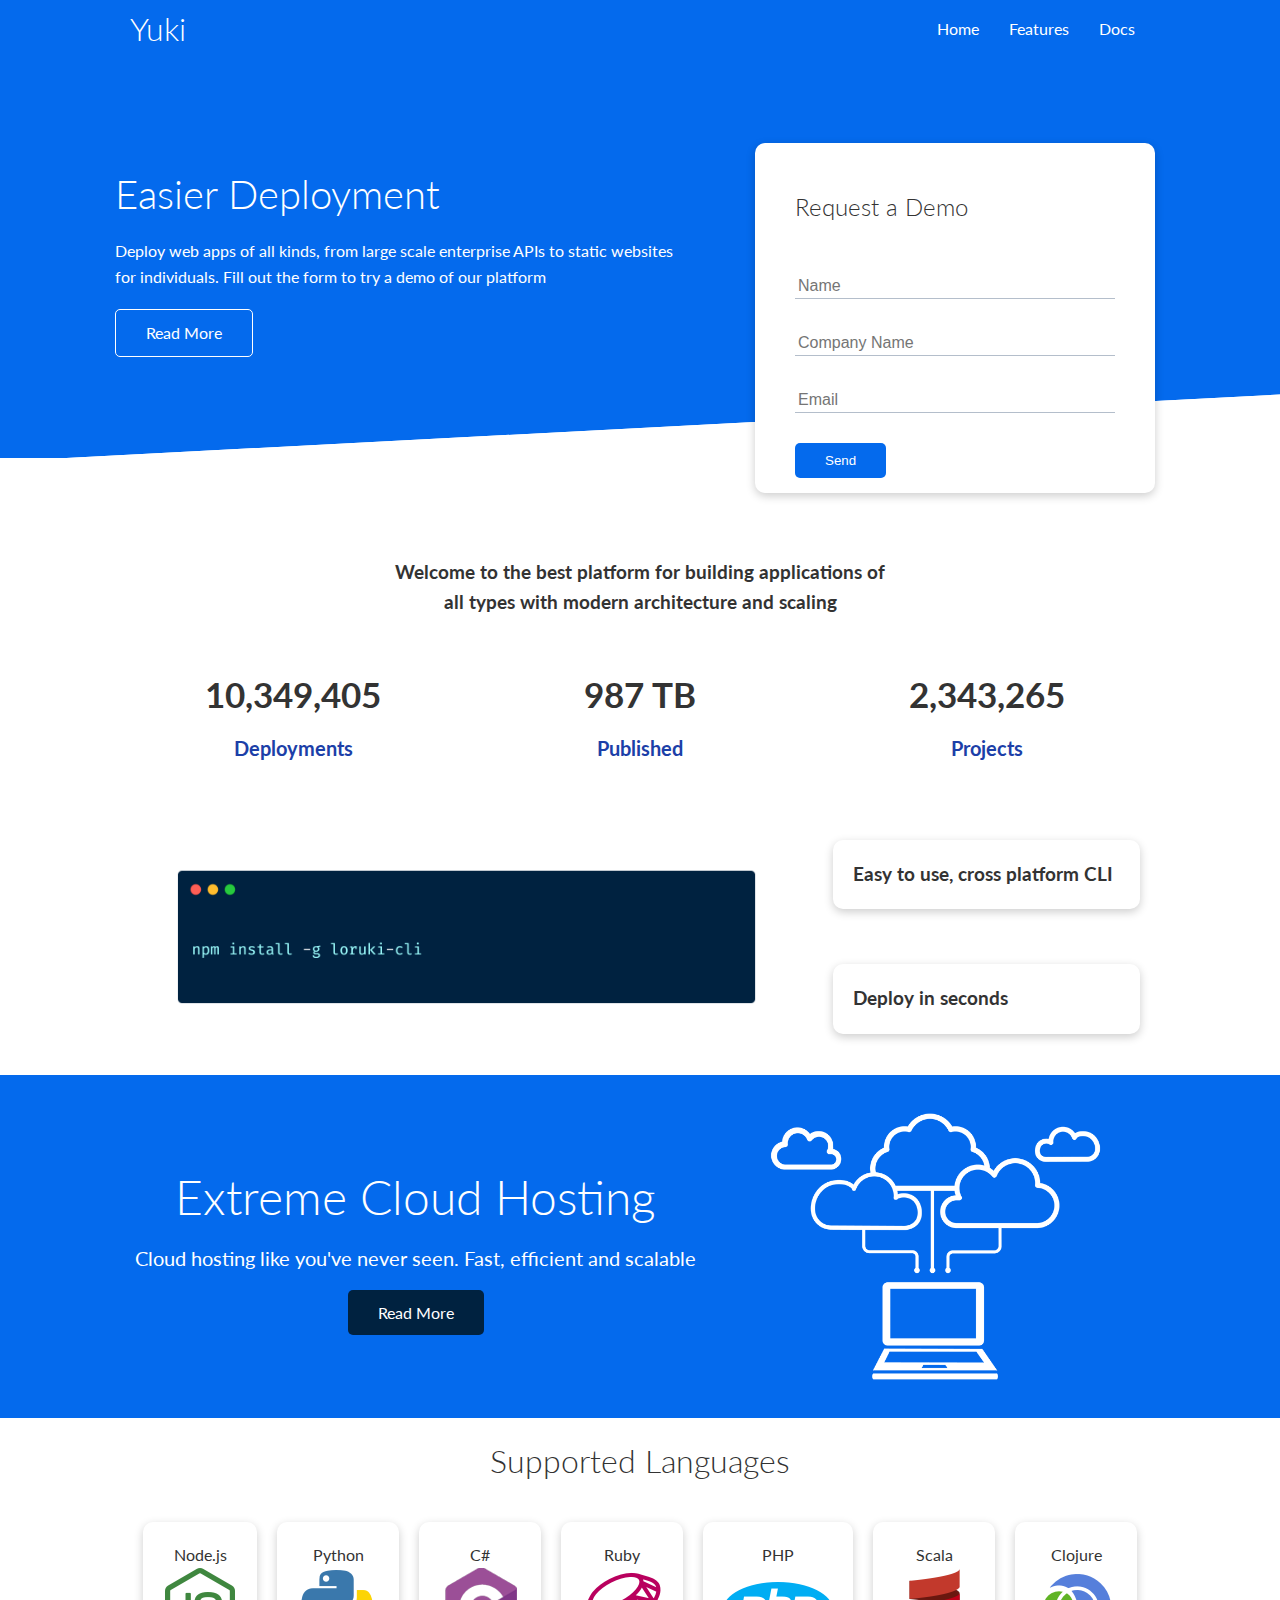
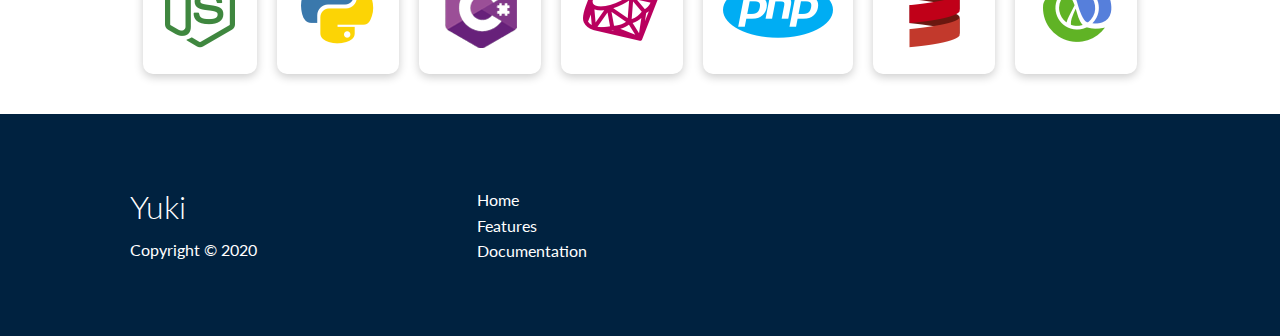
<file: index.html>
<!DOCTYPE html>
<html lang="en">
  <head>
    <meta charset="UTF-8" />
    <meta name="viewport" content="width=device-width, initial-scale=1.0" />
    <link
      rel="stylesheet"
      href="https://cdnjs.cloudflare.com/ajax/libs/font-awesome/6.5.1/css/all.min.css"
      integrity="sha512-DTOQO9RWCH3ppGqcWaEA1BIZOC6xxalwEsw9c2QQeAIftl+Vegovlnee1c9QX4TctnWMn13TZye+giMm8e2LwA=="
      crossorigin="anonymous"
      referrerpolicy="no-referrer"
    />
    <link rel="stylesheet" href="css/utilities.css" />
    <link rel="stylesheet" href="css/style.css" />
    <title>Yuki | Cloud Hosting For Everyone</title>
  </head>
  <body>
    <!-- Navbar -->
    <div class="navbar">
      <div class="container flex">
        <h1 class="logo">Yuki</h1>
        <nav>
          <ul>
            <li><a href="index.html">Home</a></li>
            <li><a href="features.html">Features</a></li>
            <li><a href="docs.html">Docs</a></li>
          </ul>
        </nav>
      </div>
    </div>

    <!-- Showcase -->
    <section class="showcase">
      <div class="container grid">
        <div class="showcase-text">
          <h1>Easier Deployment</h1>
          <p>
            Deploy web apps of all kinds, from large scale enterprise APIs to
            static websites for individuals. Fill out the form to try a demo of
            our platform
          </p>
          <a href="features.html" class="btn btn-outline">Read More</a>
        </div>
        <div class="showcase-form card">
          <h2>Request a Demo</h2>
          <form
            name="contact"
            method="POST"
            netlify-honeypot="bot-field"
            data-netlify="true"
          >
            <input type="hidden" name="form-name" value="contact" />
            <p class="hidden">
              <label
                >Don't fill this out if you're human: <input name="bot-field"
              /></label>
            </p>
            <div class="form-control">
              <input type="text" name="name" placeholder="Name" required />
            </div>
            <div class="form-control">
              <input
                type="text"
                name="company"
                placeholder="Company Name"
                required
              />
            </div>
            <div class="form-control">
              <input type="email" name="email" placeholder="Email" required />
            </div>
            <input type="submit" value="Send" class="btn btn-primary" />
          </form>
        </div>
      </div>
    </section>

    <!-- Stats -->
    <div class="stats">
      <div class="container">
        <h3 class="stats-heading text-center my-1">
          Welcome to the best platform for building applications of all types
          with modern architecture and scaling
        </h3>

        <div class="grid grid-3 text-center my-4">
          <div>
            <i class="fas fa-server fa-3x"></i>
            <h3>10,349,405</h3>
            <p class="text-secondary">Deployments</p>
          </div>
          <div>
            <i class="fas fa-upload fa-3x"></i>
            <h3>987 TB</h3>
            <p class="text-secondary">Published</p>
          </div>
          <div>
            <i class="fas fa-project-diagram fa-3x"></i>
            <h3>2,343,265</h3>
            <p class="text-secondary">Projects</p>
          </div>
        </div>
      </div>
    </div>

    <!-- Cli -->
    <section class="cli">
      <div class="container grid">
        <img src="images/cli.png" alt="" />
        <div class="card">
          <h3>Easy to use, cross platform CLI</h3>
        </div>
        <div class="card">
          <h3>Deploy in seconds</h3>
        </div>
      </div>
    </section>

    <!-- Cloud -->
    <section class="cloud bg-primary my-2 py-2">
      <div class="container grid">
        <div class="text-center">
          <h2 class="lg">Extreme Cloud Hosting</h2>
          <p class="lead my-1">
            Cloud hosting like you've never seen. Fast, efficient and scalable
          </p>
          <a href="features.html" class="btn btn-dark">Read More</a>
        </div>
        <img src="images/cloud.png" alt="" />
      </div>
    </section>

    <!-- Languages -->
    <section class="languages">
      <h2 class="md text-center my-2">Supported Languages</h2>
      <div class="container flex">
        <div class="card">
          <div class="h4">Node.js</div>
          <img src="images/logos/node.png" />
        </div>
        <div class="card">
          <div class="h4">Python</div>
          <img src="images/logos/python.png" />
        </div>
        <div class="card">
          <div class="h4">C#</div>
          <img src="images/logos/csharp.png" />
        </div>
        <div class="card">
          <div class="h4">Ruby</div>
          <img src="images/logos/ruby.png" />
        </div>
        <div class="card">
          <div class="h4">PHP</div>
          <img src="images/logos/php.png" />
        </div>
        <div class="card">
          <div class="h4">Scala</div>
          <img src="images/logos/scala.png" />
        </div>
        <div class="card">
          <div class="h4">Clojure</div>
          <img src="images/logos/clojure.png" />
        </div>
      </div>
    </section>

    <!-- Footer -->
    <footer class="footer bg-dark py-5">
      <div class="container grid grid-3">
        <div>
          <h1>Yuki</h1>
          <p>Copyright &copy; 2020</p>
        </div>
        <nav>
          <ul>
            <li><a href="index.html">Home</a></li>
            <li><a href="features.html">Features</a></li>
            <li><a href="docs.html">Documentation</a></li>
          </ul>
        </nav>
        <div class="social">
          <a href="#"><i class="fab fa-github fa-2x"></i></a>
          <a href="#"><i class="fab fa-facebook fa-2x"></i></a>
          <a href="#"><i class="fab fa-instagram fa-2x"></i></a>
          <a href="#"><i class="fab fa-twitter fa-2x"></i></a>
        </div>
      </div>
    </footer>
  </body>
</html>
</file>
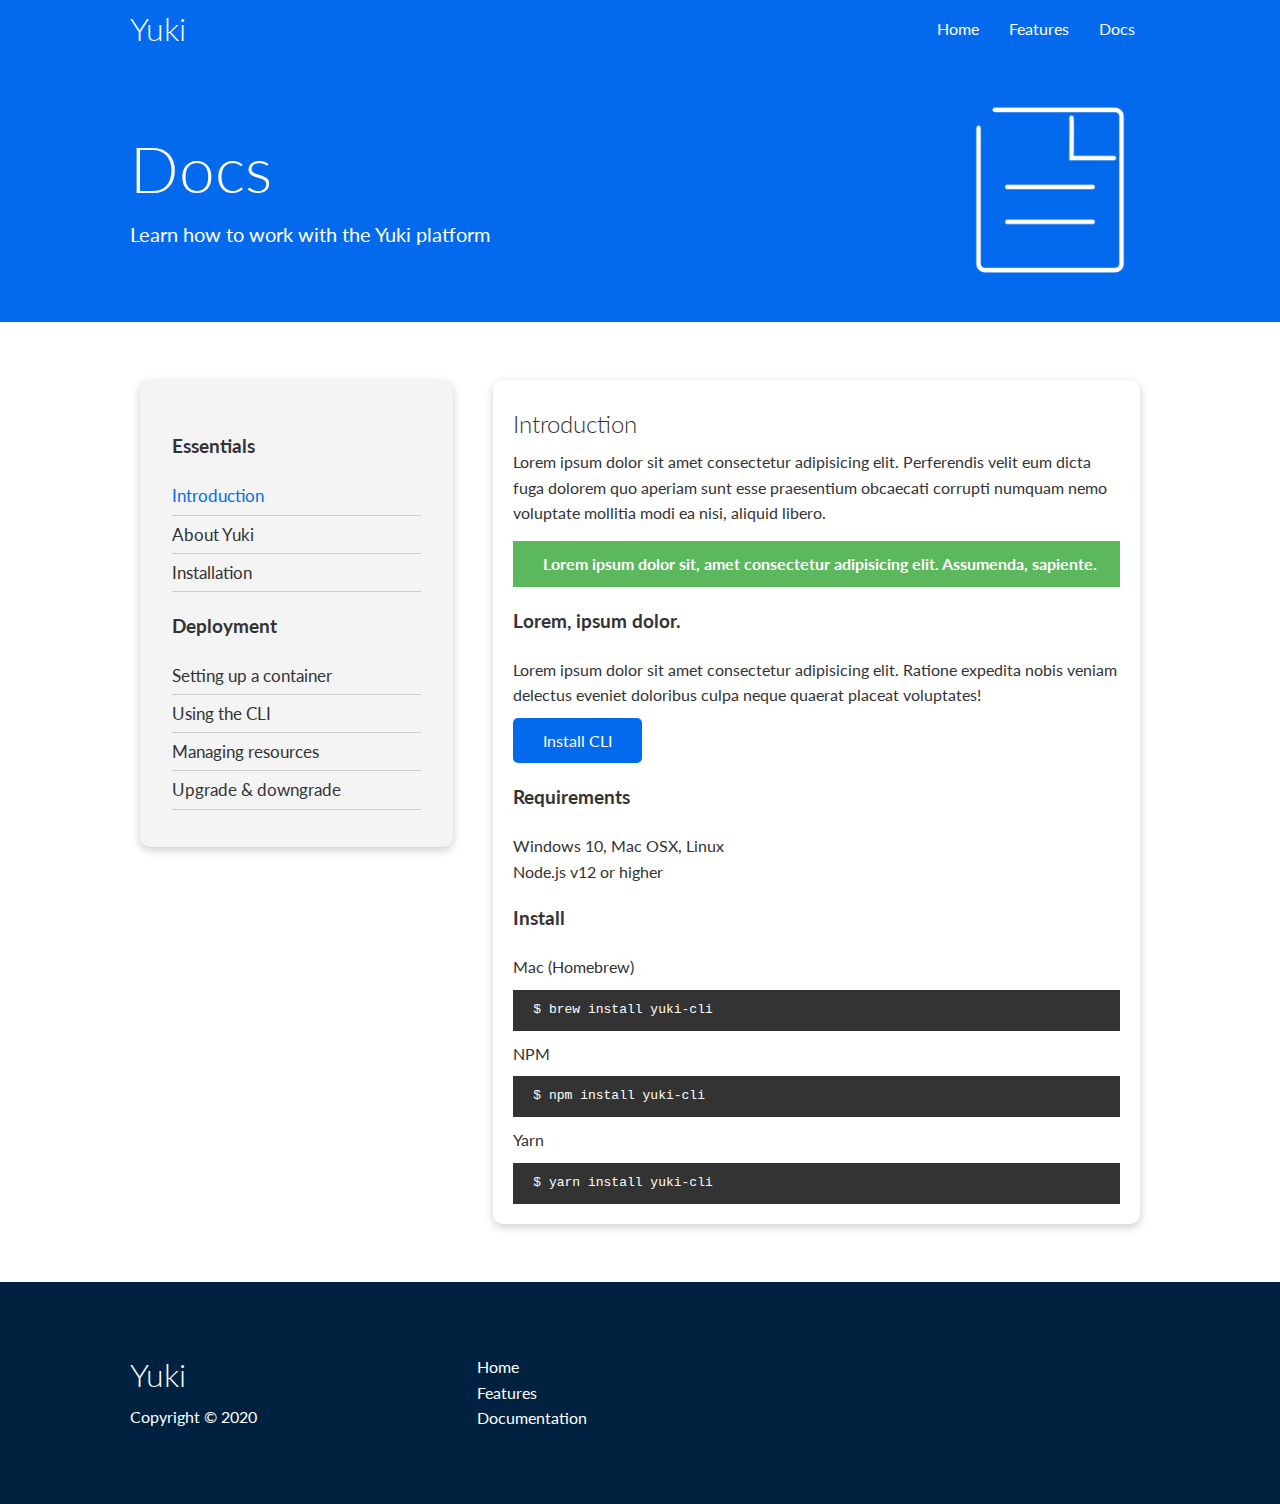
<file: docs.html>
<!DOCTYPE html>
<html lang="en">
  <head>
    <meta charset="UTF-8" />
    <meta name="viewport" content="width=device-width, initial-scale=1.0" />
    <link
      rel="stylesheet"
      href="https://cdnjs.cloudflare.com/ajax/libs/font-awesome/6.5.1/css/all.min.css"
      integrity="sha512-DTOQO9RWCH3ppGqcWaEA1BIZOC6xxalwEsw9c2QQeAIftl+Vegovlnee1c9QX4TctnWMn13TZye+giMm8e2LwA=="
      crossorigin="anonymous"
      referrerpolicy="no-referrer"
    />
    <link rel="stylesheet" href="css/utilities.css" />
    <link rel="stylesheet" href="css/style.css" />
    <title>Yuki | Cloud Hosting For Everyone</title>
  </head>
  <body>
    <!-- Navbar -->
    <div class="navbar">
      <div class="container flex">
        <h1 class="logo">Yuki</h1>
        <nav>
          <ul>
            <li><a href="index.html">Home</a></li>
            <li><a href="features.html">Features</a></li>
            <li><a href="docs.html">Docs</a></li>
          </ul>
        </nav>
      </div>
    </div>

    <!-- Head -->
    <section class="docs-head bg-primary py-3">
      <div class="container grid">
        <div>
          <h1 class="xl">Docs</h1>
          <p class="lead">Learn how to work with the Yuki platform</p>
        </div>
        <img src="images/docs.png" alt="" />
      </div>
    </section>

    <!-- Main -->
    <section class="docs-main my-4">
      <div class="container grid">
        <div class="card bg-light p-3">
          <h3 class="my-2">Essentials</h3>
          <nav>
            <ul>
              <li><a class="text-primary" href="#">Introduction</a></li>
              <li><a href="#">About Yuki</a></li>
              <li><a href="#">Installation</a></li>
            </ul>
          </nav>

          <h3 class="my-2">Deployment</h3>
          <nav>
            <ul>
              <li><a href="#">Setting up a container</a></li>
              <li><a href="#">Using the CLI</a></li>
              <li><a href="#">Managing resources</a></li>
              <li><a href="#">Upgrade & downgrade</a></li>
            </ul>
          </nav>
        </div>
        <div class="card">
          <h2>Introduction</h2>
          <p>
            Lorem ipsum dolor sit amet consectetur adipisicing elit. Perferendis
            velit eum dicta fuga dolorem quo aperiam sunt esse praesentium
            obcaecati corrupti numquam nemo voluptate mollitia modi ea nisi,
            aliquid libero.
          </p>

          <div class="alert alert-success">
            <i class="fas fa-info"></i> Lorem ipsum dolor sit, amet consectetur
            adipisicing elit. Assumenda, sapiente.
          </div>
          <h3>Lorem, ipsum dolor.</h3>
          <p>
            Lorem ipsum dolor sit amet consectetur adipisicing elit. Ratione
            expedita nobis veniam delectus eveniet doloribus culpa neque quaerat
            placeat voluptates!
          </p>
          <a href="#" class="btn btn-primary">Install CLI</a>

          <h3>Requirements</h3>
          <ul>
            <li>Windows 10, Mac OSX, Linux</li>
            <li>Node.js v12 or higher</li>
          </ul>

          <h3>Install</h3>
          <p>Mac (Homebrew)</p>
          <pre><code>$ brew install yuki-cli</code></pre>
          <p>NPM</p>
          <pre><code>$ npm install yuki-cli</code></pre>
          <p>Yarn</p>
          <pre><code>$ yarn install yuki-cli</code></pre>
        </div>
      </div>
    </section>

    <!-- Footer -->
    <footer class="footer bg-dark py-5">
      <div class="container grid grid-3">
        <div>
          <h1>Yuki</h1>
          <p>Copyright &copy; 2020</p>
        </div>
        <nav>
          <ul>
            <li><a href="index.html">Home</a></li>
            <li><a href="features.html">Features</a></li>
            <li><a href="docs.html">Documentation</a></li>
          </ul>
        </nav>
        <div class="social">
          <a href="#"><i class="fab fa-github fa-2x"></i></a>
          <a href="#"><i class="fab fa-facebook fa-2x"></i></a>
          <a href="#"><i class="fab fa-instagram fa-2x"></i></a>
          <a href="#"><i class="fab fa-twitter fa-2x"></i></a>
        </div>
      </div>
    </footer>
  </body>
</html>
</file>
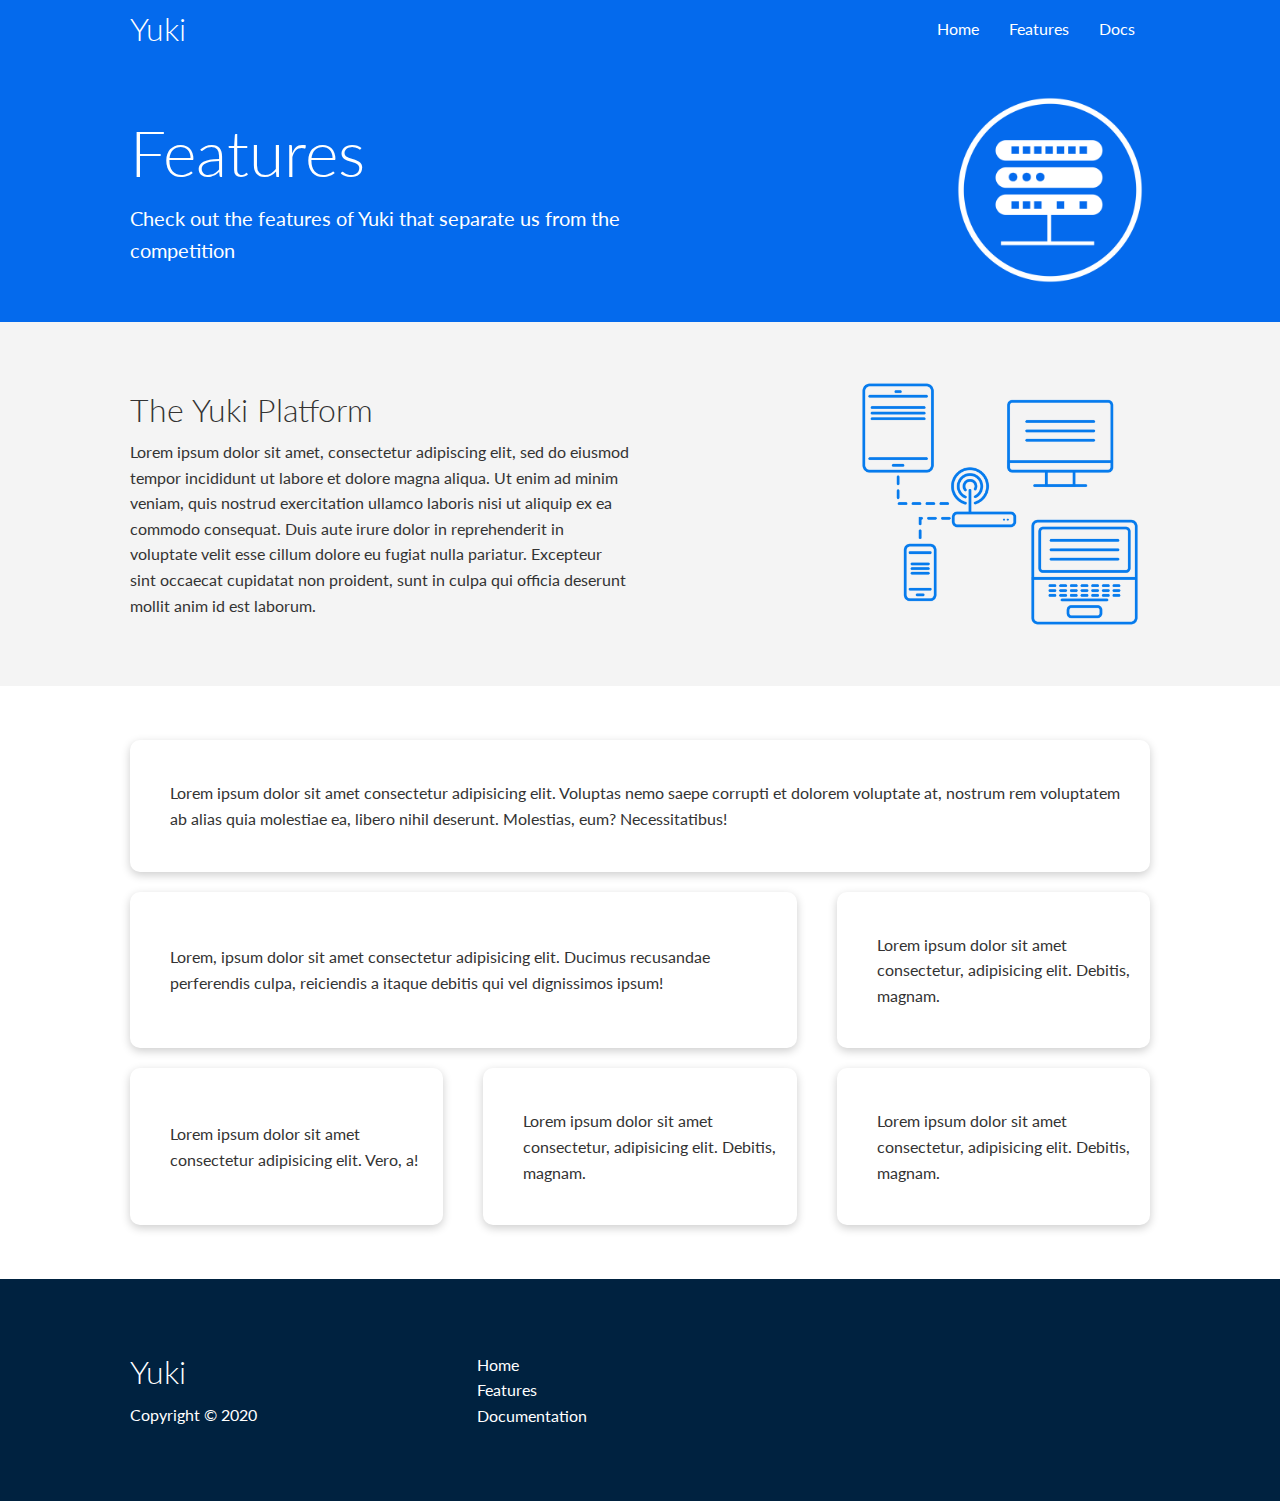
<file: features.html>
<!DOCTYPE html>
<html lang="en">
  <head>
    <meta charset="UTF-8" />
    <meta name="viewport" content="width=device-width, initial-scale=1.0" />
    <link
      rel="stylesheet"
      href="https://cdnjs.cloudflare.com/ajax/libs/font-awesome/6.5.1/css/all.min.css"
      integrity="sha512-DTOQO9RWCH3ppGqcWaEA1BIZOC6xxalwEsw9c2QQeAIftl+Vegovlnee1c9QX4TctnWMn13TZye+giMm8e2LwA=="
      crossorigin="anonymous"
      referrerpolicy="no-referrer"
    />
    <link rel="stylesheet" href="css/utilities.css" />
    <link rel="stylesheet" href="css/style.css" />
    <title>Yuki | Cloud Hosting For Everyone</title>
  </head>
  <body>
    <!-- Navbar -->
    <div class="navbar">
      <div class="container flex">
        <h1 class="logo">Yuki</h1>
        <nav>
          <ul>
            <li><a href="index.html">Home</a></li>
            <li><a href="features.html">Features</a></li>
            <li><a href="docs.html">Docs</a></li>
          </ul>
        </nav>
      </div>
    </div>

    <!-- Head -->
    <section class="features-head bg-primary py-3">
      <div class="container grid">
        <div>
          <h1 class="xl">Features</h1>
          <p class="lead">
            Check out the features of Yuki that separate us from the competition
          </p>
        </div>
        <img src="images/server.png" alt="" />
      </div>
    </section>

    <!-- Sub Head -->
    <section class="features-sub-head bg-light py-3">
      <div class="container grid">
        <div>
          <h1 class="md">The Yuki Platform</h1>
          <p>
            Lorem ipsum dolor sit amet, consectetur adipiscing elit, sed do
            eiusmod tempor incididunt ut labore et dolore magna aliqua. Ut enim
            ad minim veniam, quis nostrud exercitation ullamco laboris nisi ut
            aliquip ex ea commodo consequat. Duis aute irure dolor in
            reprehenderit in voluptate velit esse cillum dolore eu fugiat nulla
            pariatur. Excepteur sint occaecat cupidatat non proident, sunt in
            culpa qui officia deserunt mollit anim id est laborum.
          </p>
        </div>
        <img src="images/server2.png" alt="" />
      </div>
    </section>

    <!-- Main -->
    <section class="features-main my-2">
      <div class="container grid grid-3">
        <div class="card flex">
          <i class="fas fa-server fa-3x"></i>
          <p>
            Lorem ipsum dolor sit amet consectetur adipisicing elit. Voluptas
            nemo saepe corrupti et dolorem voluptate at, nostrum rem voluptatem
            ab alias quia molestiae ea, libero nihil deserunt. Molestias, eum?
            Necessitatibus!
          </p>
        </div>
        <div class="card flex">
          <i class="fas fa-network-wired fa-3x"></i>
          <p>
            Lorem, ipsum dolor sit amet consectetur adipisicing elit. Ducimus
            recusandae perferendis culpa, reiciendis a itaque debitis qui vel
            dignissimos ipsum!
          </p>
        </div>
        <div class="card flex">
          <i class="fas fa-laptop-code fa-3x"></i>
          <p>
            Lorem ipsum dolor sit amet consectetur, adipisicing elit. Debitis,
            magnam.
          </p>
        </div>
        <div class="card flex">
          <i class="fas fa-database fa-3x"></i>
          <p>
            Lorem ipsum dolor sit amet consectetur adipisicing elit. Vero, a!
          </p>
        </div>
        <div class="card flex">
          <i class="fas fa-power-off fa-3x"></i>
          <p>
            Lorem ipsum dolor sit amet consectetur, adipisicing elit. Debitis,
            magnam.
          </p>
        </div>
        <div class="card flex">
          <i class="fas fa-upload fa-3x"></i>
          <p>
            Lorem ipsum dolor sit amet consectetur, adipisicing elit. Debitis,
            magnam.
          </p>
        </div>
      </div>
    </section>

    <!-- Footer -->
    <footer class="footer bg-dark py-5">
      <div class="container grid grid-3">
        <div>
          <h1>Yuki</h1>
          <p>Copyright &copy; 2020</p>
        </div>
        <nav>
          <ul>
            <li><a href="index.html">Home</a></li>
            <li><a href="features.html">Features</a></li>
            <li><a href="docs.html">Documentation</a></li>
          </ul>
        </nav>
        <div class="social">
          <a href="#"><i class="fab fa-github fa-2x"></i></a>
          <a href="#"><i class="fab fa-facebook fa-2x"></i></a>
          <a href="#"><i class="fab fa-instagram fa-2x"></i></a>
          <a href="#"><i class="fab fa-twitter fa-2x"></i></a>
        </div>
      </div>
    </footer>
  </body>
</html>
</file>
<file: css/utilities.css>
.container {
  max-width: 1100px;
  margin: 0 auto;
  overflow: auto;
  padding: 0 40px;
}

.card {
  background-color: #fff;
  color: #333f;
  border-radius: 10px;
  box-shadow: 0 3px 10px rgba(0, 0, 0, 0.2);
  padding: 20px;
  margin: 10px;
}

.btn {
  display: inline-block;
  padding: 10px 30px;
  cursor: pointer;
  background: var(--primary-color);
  color: #fff;
  border: none;
  border-radius: 5px;
}

.btn-outline {
  background-color: transparent;
  border: 1px #fff solid;
}

.btn:hover {
  transform: scale(0.98);
}

/* Backgrounds & Coloured Buttons */
.bg-primary,
.btn-primary {
  background-color: var(--primary-color);
  color: #fff;
}

.bg-secondary,
.btn-secondary {
  background-color: var(--secondary-color);
  color: #fff;
}

.bg-dark,
.btn-dark {
  background-color: var(--dark-color);
  color: #fff;
}

.bg-light,
.btn-light {
  background-color: var(--light-color);
  color: #333;
}

.bg-primary a,
.btn-primary a,
.bg-secondary a,
.btn-secondary a,
.bg-dark a,
.btn-dark a {
  color: #fff;
}

/* Text Colours */
.text-primary {
  color: var(--primary-color);
}

.text-secondary {
  color: var(--secondary-color);
}

.text-dark {
  color: var(--dark-color);
}

.text-light {
  color: var(--light-color);
}

/* Text Sizes */
.lead {
  font-size: 20px;
}

.sm {
  font-size: 1rem;
}

.md {
  font-size: 2rem;
}

.lg {
  font-size: 3rem;
}

.xl {
  font-size: 4rem;
}

.text-center {
  text-align: center;
}

/* Alert */
.alert {
  background-color: var(--light-color);
  padding: 10px 20px;
  font-weight: bold;
  margin: 15px 0;
}

.alert i {
  margin-right: 10px;
}

.alert-success {
  background-color: var(--success-color);
  color: #fff;
}

.alert-error {
  background-color: var(--error-color);
  color: #fff;
}

.flex {
  display: flex;
  justify-content: center;
  align-items: center;
  height: 100%;
}

.grid {
  display: grid;
  grid-template-columns: repeat(2, 1fr);
  gap: 20px;
  justify-content: center;
  align-items: center;
  height: 100%;
}

.grid-3 {
  grid-template-columns: repeat(3, 1fr);
}

/* Margin */
.my-1 {
  margin: 1rem 0;
}

.my-2 {
  margin: 1.5rem 0;
}

.my-3 {
  margin: 2rem 0;
}

.my-4 {
  margin: 3rem 0;
}

.my-5 {
  margin: 4rem 0;
}

.m-1 {
  margin: 1rem;
}

.m-2 {
  margin: 1.5rem;
}

.m-3 {
  margin: 2rem;
}

.m-4 {
  margin: 3rem;
}

.m-5 {
  margin: 4rem;
}

/* Padding */
.py-1 {
  padding: 1rem 0;
}

.py-2 {
  padding: 1.5rem 0;
}

.py-3 {
  padding: 2rem 0;
}

.py-4 {
  padding: 3rem 0;
}

.py-5 {
  padding: 4rem 0;
}

.p-1 {
  padding: 1rem;
}

.p-2 {
  padding: 1.5rem;
}

.p-3 {
  padding: 2rem;
}

.p-4 {
  padding: 3rem;
}

.p-5 {
  padding: 4rem;
}
</file>
<file: css/style.css>
@import url("https://fonts.googleapis.com/css2?family=Lato:wght@300&display=swap");

:root {
  --primary-color: #046aed;
  --secondary-color: #1c3fa8;
  --dark-color: #002240;
  --light-color: #f4f4f4;
  --success-color: #5cb85c;
  --error-color: #d9534f;
}

* {
  box-sizing: border-box;
  padding: 0;
  margin: 0;
}

body {
  font-family: "Lato", sans-serif;
  color: #333;
  line-height: 1.6;
}

ul {
  list-style-type: none;
}

a {
  text-decoration: none;
  color: #333;
}

h1,
h2 {
  font-weight: 300;
  line-height: 1.2;
  margin: 10px 0;
}

p {
  margin: 10px 0;
}

img {
  width: 100%;
}

code,
pre {
  background: #333;
  color: #fff;
  padding: 10px;
}

.hidden {
  visibility: hidden;
  height: 0;
}

/* Navbar */
.navbar {
  background-color: var(--primary-color);
  color: #fff;
}

.navbar ul {
  display: flex;
}

.navbar a {
  color: #fff;
  padding: 10px;
  margin: 0 5px;
}

.navbar a:hover {
  border-bottom: 2px #fff solid;
}

.navbar .flex {
  justify-content: space-between;
}

/* Showcase */
.showcase {
  height: 400px;
  background-color: var(--primary-color);
  color: #fff;
  position: relative;
}

.showcase h1 {
  font-size: 40px;
}

.showcase p {
  margin: 20px 0;
}

.showcase .grid {
  grid-template-columns: 55% 45%;
  gap: 30px;
  overflow: visible;
}

.showcase-text {
  animation: slideInFromLeft 1s ease-in;
}

.showcase-form {
  position: relative;
  top: 60px;
  height: 350px;
  width: 400px;
  padding: 40px;
  z-index: 100;
  justify-self: flex-end;
  animation: slideInFromRight 1s ease-in;
}

.showcase-form .form-control {
  margin: 30px 0;
}

.showcase-form input[type="text"],
.showcase-form input[type="email"] {
  border: 0;
  border-bottom: 1px solid #b4becb;
  width: 100%;
  padding: 3px;
  font-size: 16px;
}

.showcase-form input:focus {
  outline: none;
}

.showcase::before,
.showcase::after {
  content: "";
  position: absolute;
  height: 100px;
  bottom: -70px;
  right: 0;
  left: 0;
  background: #fff;
  transform: skewY(-3deg);
  -webkit-transform: skewY(-3deg);
  -moz-transform: skewY(-3deg);
  -ms-transform: skewY(-3deg);
}

/* Stats */
.stats {
  padding-top: 100px;
  animation: slideInFromBottom 1s ease-in;
}

.stats-heading {
  max-width: 500px;
  margin: auto;
}

.stats .grid h3 {
  font-size: 35px;
}

.stats .grid p {
  font-size: 20px;
  font-weight: bold;
}

/* Cli */
.cli .grid {
  grid-template-columns: repeat(3, 1fr);
  grid-template-rows: repeat(2, 1fr);
}

.cli .grid > *:first-child {
  grid-column: 1 / span 2;
  grid-row: 1 / span 2;
}

/* Cloud */
.cloud .grid {
  grid-template-columns: 4fr 3fr;
}

/* Languages */
.languages .flex {
  flex-wrap: wrap;
}

.languages .card {
  text-align: center;
  margin: 18px 10px 40px;
  transition: transform 0.1s ease-in;
}

.languages .card h4 {
  font-size: 20px;
  margin-bottom: 10px;
}

.languages .card:hover {
  transform: translateY(-15px);
}

/* Features */
.features-head img,
.docs-head img {
  width: 200px;
  justify-self: flex-end;
}

.features-sub-head img {
  width: 300px;
  justify-self: flex-end;
}

.features-main .card > i {
  margin-right: 20px;
}

.features-main .grid > *:first-child {
  grid-column: 1 / span 3;
}

.features-main .grid > *:nth-child(2) {
  grid-column: 1 / span 2;
}

.features-main .grid {
  padding: 30px;
}

/* Docs */
.docs-main h3 {
  margin: 20px 0;
}

.docs-main .grid {
  grid-template-columns: 1fr 2fr;
  align-items: flex-start;
}

.docs-main nav li {
  font-size: 17px;
  padding-bottom: 5px;
  margin-bottom: 5px;
  border-bottom: 1px #ccc solid;
}

.docs-main a:hover {
  font-weight: bold;
}

/* Footer */
.footer .social a {
  margin: 0 10px;
}

/* Animations */
@keyframes slideInFromLeft {
  0% {
    transform: translateX(-100%);
  }

  100% {
    transform: translateX(0);
  }
}

@keyframes slideInFromRight {
  0% {
    transform: translateX(100%);
  }

  100% {
    transform: translateX(0);
  }
}

@keyframes slideInFromTop {
  0% {
    transform: translateY(-100%);
  }

  100% {
    transform: translateY(0);
  }
}

@keyframes slideInFromBottom {
  0% {
    transform: translateY(100%);
  }

  100% {
    transform: translateY(0);
  }
}

/* Tablets and Under */
@media (max-width: 768px) {
  .grid,
  .showcase .grid,
  .stats .grid,
  .cli .grid,
  .cloud .grid,
  .features-main .grid,
  .docs-main .grid {
    grid-template-columns: 1fr;
    grid-template-rows: 1fr;
  }

  .showcase {
    height: auto;
  }

  .showcase-text {
    text-align: center;
    margin-top: 40px;
  }

  .showcase-form {
    justify-self: center;
    margin: auto;
  }

  .cli .grid > *:first-child {
    grid-column: 1;
    grid-row: 1;
  }

  .features-head,
  .features-sub-head,
  .docs-head {
    text-align: center;
  }

  .features-head img,
  .features-sub-head img,
  .docs-head img {
    justify-self: center;
  }

  .features-main .grid > *:first-child,
  .features-main .grid > *:nth-child(2) {
    grid-column: 1;
  }
}

/* Mobile */
@media (max-width: 500px) {
  .navbar {
    height: 110px;
  }

  .navbar .flex {
    flex-direction: column;
  }

  .navbar ul {
    padding: 10px;
    background-color: rgba(0, 0, 0, 0.1);
  }
}
</file>
